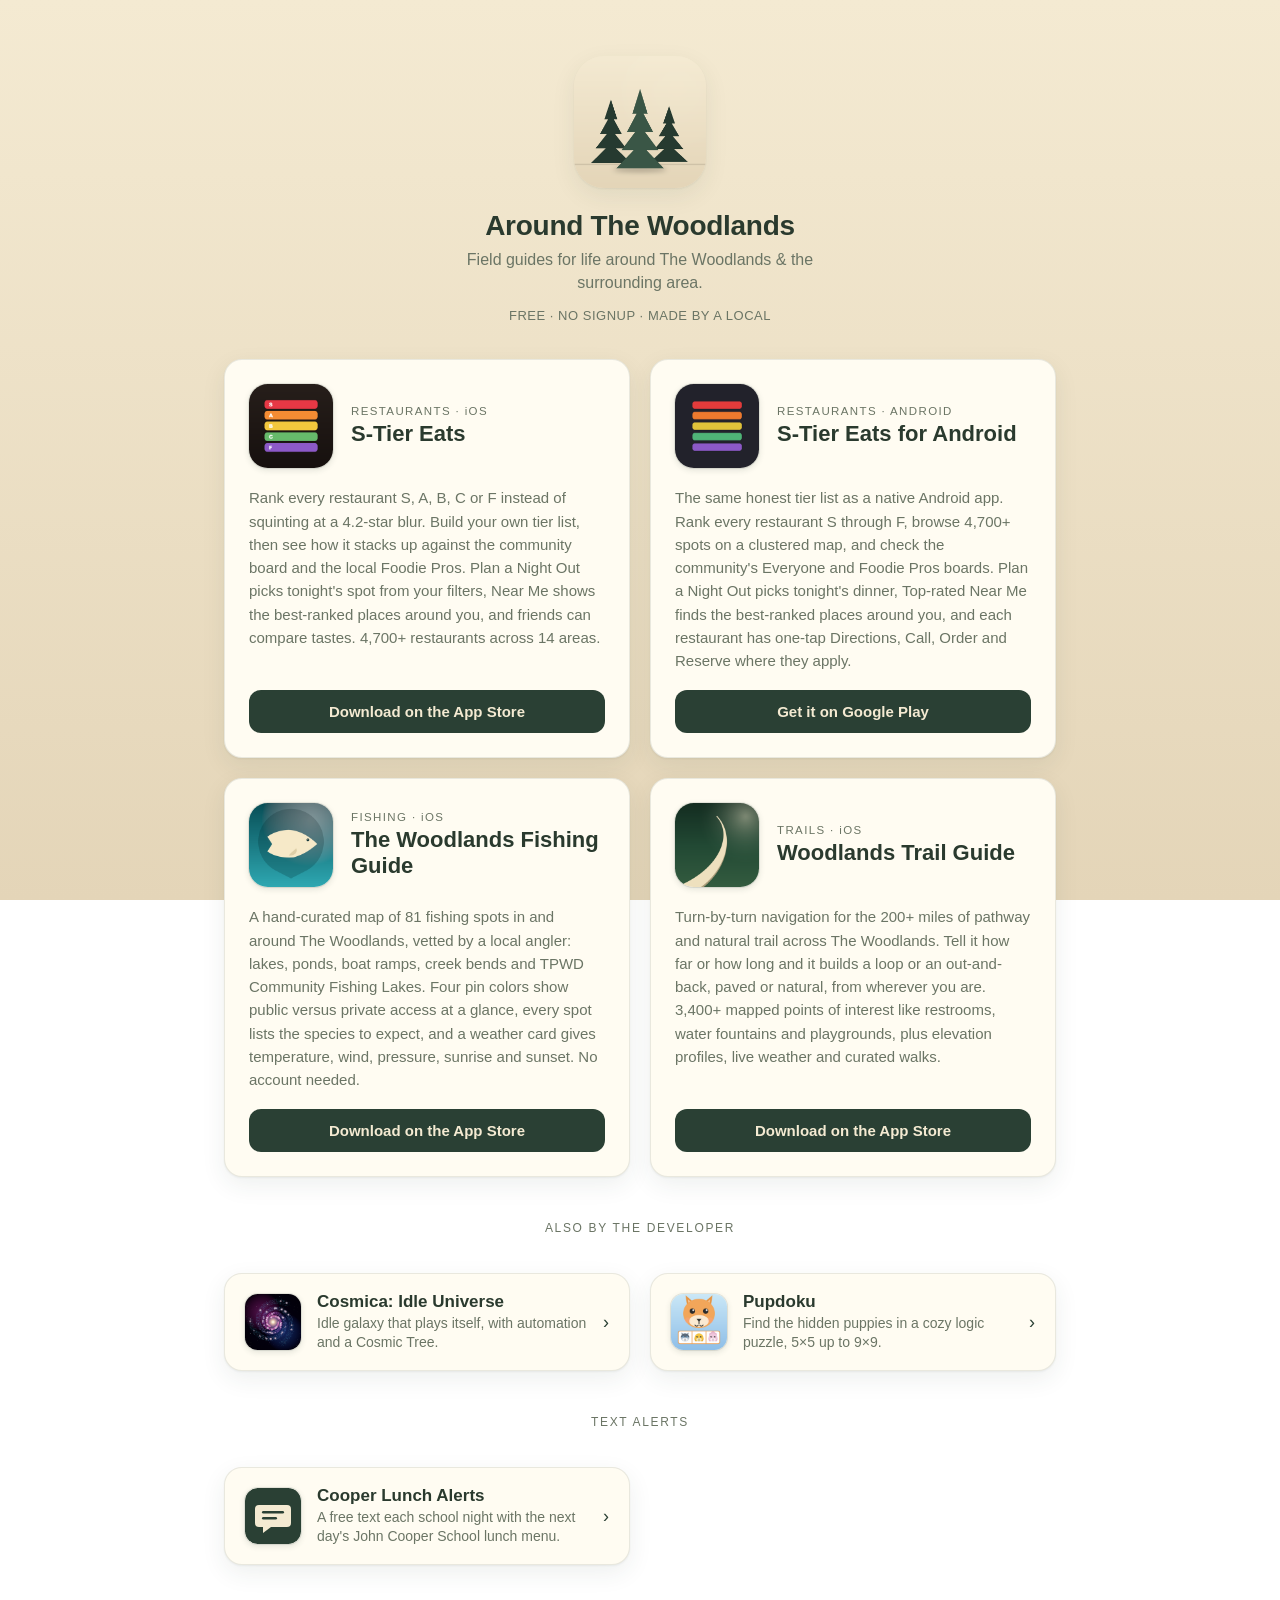
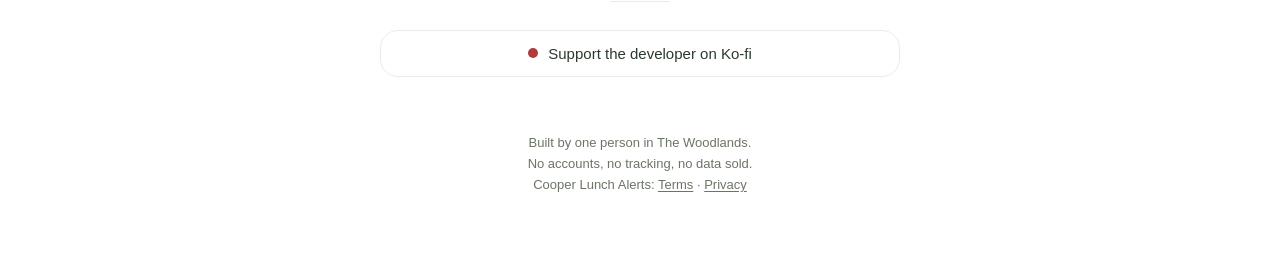
<file: index.html>
<!DOCTYPE html>
<html lang="en">
<head>
  <meta charset="UTF-8" />
  <meta name="viewport" content="width=device-width,initial-scale=1,viewport-fit=cover" />
  <title>Around The Woodlands — Field guides for The Woodlands area</title>
  <meta name="description" content="Free, locally-made apps for life around The Woodlands. Rank your eats, map your fishing spots, hike the trails. No signup, no tracking." />
  <meta name="theme-color" content="#F4EAD2" />

  <link rel="icon" type="image/png" href="favicon.png" />
  <link rel="apple-touch-icon" href="apple-touch-icon.png" />

  <meta property="og:type" content="website" />
  <meta property="og:title" content="Around The Woodlands" />
  <meta property="og:description" content="Field guides for life around The Woodlands. Free, no signup." />
  <meta property="og:image" content="og-image.png" />
  <meta property="og:url" content="https://compo-cf.github.io/around-the-woodlands/" />
  <meta name="twitter:card" content="summary_large_image" />

  <style>
    :root {
      --sky-top: #F4EAD2;
      --sky-bot: #E4D5B8;
      --surface: #FFFCF2;
      --surface-hover: #FBF6E6;
      --text: #2A3A2E;
      --text-muted: #6B7565;
      --pine: #2A4034;
      --gold: #C9AF86;
      --stroke: rgba(38, 58, 48, 0.10);
      --shadow: 0 1px 2px rgba(38, 58, 48, 0.06), 0 8px 24px rgba(38, 58, 48, 0.08);
      --shadow-hover: 0 2px 4px rgba(38, 58, 48, 0.08), 0 14px 32px rgba(38, 58, 48, 0.12);
      --kofi: #B33A3A;
      --radius: 18px;
    }

    * { box-sizing: border-box; }
    html, body { margin: 0; padding: 0; }
    body {
      font-family: -apple-system, BlinkMacSystemFont, "Segoe UI", Roboto, "Helvetica Neue", Arial, sans-serif;
      color: var(--text);
      background: linear-gradient(180deg, var(--sky-top) 0%, var(--sky-bot) 100%);
      background-attachment: fixed;
      min-height: 100vh;
      -webkit-font-smoothing: antialiased;
      text-rendering: optimizeLegibility;
    }

    main {
      max-width: 520px;
      margin: 0 auto;
      padding: 56px 24px 80px;
      display: flex;
      flex-direction: column;
      align-items: center;
    }

    .icon {
      width: 132px;
      height: 132px;
      border-radius: 30px;
      box-shadow: var(--shadow);
      margin-bottom: 22px;
    }

    h1 {
      font-size: 28px;
      font-weight: 600;
      letter-spacing: -0.01em;
      margin: 0 0 6px;
      text-align: center;
    }

    .tagline {
      margin: 0;
      font-size: 16px;
      color: var(--text-muted);
      text-align: center;
      max-width: 380px;
      line-height: 1.45;
    }

    .meta {
      margin: 14px 0 36px;
      font-size: 13px;
      color: var(--text-muted);
      letter-spacing: 0.04em;
      text-transform: uppercase;
    }

    .apps {
      width: 100%;
      display: grid;
      grid-template-columns: 1fr;
      gap: 16px;
    }

    .app-card {
      display: flex;
      align-items: center;
      gap: 16px;
      padding: 18px 20px;
      background: var(--surface);
      border: 1px solid var(--stroke);
      border-radius: var(--radius);
      box-shadow: var(--shadow);
      text-decoration: none;
      color: inherit;
      transition: transform 120ms ease, box-shadow 120ms ease, background 120ms ease;
    }
    .app-card:hover,
    .app-card:focus-visible {
      background: var(--surface-hover);
      box-shadow: var(--shadow-hover);
      transform: translateY(-1px);
      outline: none;
    }
    .app-card:active { transform: translateY(0); }

    .app-card.disabled {
      opacity: 0.6;
      cursor: default;
      pointer-events: none;
    }

    .app-icon {
      width: 56px;
      height: 56px;
      flex: 0 0 56px;
      display: block;
      border-radius: 22.4%;
      box-shadow: 0 0 0 1px rgba(38, 58, 48, 0.10), 0 2px 6px rgba(38, 58, 48, 0.14);
    }

    .app-text { flex: 1; min-width: 0; }
    .app-name { font-size: 17px; font-weight: 600; margin: 0 0 2px; }
    .app-desc { font-size: 14px; color: var(--text-muted); margin: 0; line-height: 1.35; }

    .app-arrow {
      font-size: 18px;
      color: var(--pine);
      font-weight: 500;
      flex: 0 0 auto;
    }
    .app-card.disabled .app-arrow { color: var(--text-muted); }

    /* Large cards for the four field guides */
    .app-card--lg {
      flex-direction: column;
      align-items: stretch;
      gap: 18px;
      padding: 24px;
    }
    .card-head {
      display: flex;
      align-items: center;
      gap: 18px;
    }
    .app-icon--lg {
      width: 84px;
      height: 84px;
      flex: 0 0 84px;
    }
    .card-title { min-width: 0; }
    .app-kicker {
      display: block;
      margin-bottom: 4px;
      font-size: 11.5px;
      letter-spacing: 0.12em;
      color: var(--text-muted);
    }
    .app-card--lg .app-name { font-size: 22px; line-height: 1.2; margin: 0; }
    .app-card--lg .app-desc { font-size: 15px; line-height: 1.55; }
    .card-cta {
      margin-top: auto;
      padding: 13px 18px;
      border-radius: 12px;
      background: var(--pine);
      color: var(--sky-top);
      font-size: 15px;
      font-weight: 600;
      text-align: center;
      transition: background 120ms ease;
    }
    .app-card--lg:hover .card-cta,
    .app-card--lg:focus-visible .card-cta { background: #1E3027; }

    .divider {
      width: 60px;
      height: 1px;
      background: var(--stroke);
      margin: 36px auto 28px;
    }

    .also {
      width: 100%;
      margin-top: 44px;
    }
    .also-header {
      text-align: center;
      font-size: 12px;
      color: var(--text-muted);
      letter-spacing: 0.14em;
      text-transform: uppercase;
      margin: 0 0 18px;
    }

    .secondary {
      width: 100%;
      max-width: 520px;
      display: flex;
      flex-direction: column;
      gap: 12px;
    }

    .kofi {
      display: flex;
      align-items: center;
      justify-content: center;
      gap: 10px;
      padding: 14px 20px;
      background: transparent;
      border: 1px solid var(--stroke);
      border-radius: var(--radius);
      text-decoration: none;
      color: var(--text);
      font-size: 15px;
      font-weight: 500;
      transition: background 120ms ease, border-color 120ms ease;
    }
    .kofi:hover {
      background: var(--surface);
      border-color: rgba(38, 58, 48, 0.20);
    }
    .kofi-dot {
      width: 10px;
      height: 10px;
      border-radius: 50%;
      background: var(--kofi);
      flex: 0 0 10px;
    }

    footer {
      margin-top: 56px;
      text-align: center;
      font-size: 13px;
      color: var(--text-muted);
      line-height: 1.6;
    }
    footer a { color: var(--text-muted); text-decoration: underline; text-underline-offset: 2px; }

    @media (max-width: 380px) {
      main { padding: 40px 18px 64px; }
      h1 { font-size: 24px; }
      .icon { width: 112px; height: 112px; border-radius: 26px; }
      .app-card--lg { padding: 20px; }
      .app-icon--lg { width: 72px; height: 72px; flex-basis: 72px; }
    }

    @media (min-width: 760px) {
      main { max-width: 880px; }
      .apps { grid-template-columns: 1fr 1fr; gap: 20px; }
      .also-header { grid-column: 1 / -1; }
    }

    @media (prefers-reduced-motion: reduce) {
      .app-card { transition: none; }
    }
  </style>
</head>
<body>
  <main>
    <img class="icon" src="icon.png" alt="Around The Woodlands" />
    <h1>Around The Woodlands</h1>
    <p class="tagline">Field guides for life around The Woodlands &amp; the surrounding area.</p>
    <p class="meta">Free · No signup · Made by a local</p>

    <section class="apps" aria-label="Apps">
      <a class="app-card app-card--lg" href="https://apps.apple.com/app/id6773501518" aria-label="Open S-Tier Eats on the App Store">
        <div class="card-head">
          <img class="app-icon app-icon--lg" src="icons/stier-eats.png" alt="" width="84" height="84">
          <div class="card-title">
            <span class="app-kicker">RESTAURANTS &middot; iOS</span>
            <p class="app-name">S-Tier Eats</p>
          </div>
        </div>
        <p class="app-desc">Rank every restaurant S, A, B, C or F instead of squinting at a 4.2-star blur. Build your own tier list, then see how it stacks up against the community board and the local Foodie Pros. Plan a Night Out picks tonight's spot from your filters, Near Me shows the best-ranked places around you, and friends can compare tastes. 4,700+ restaurants across 14 areas.</p>
        <span class="card-cta">Download on the App Store</span>
      </a>

      <a class="app-card app-card--lg" href="https://play.google.com/store/apps/details?id=com.compofelice.stiereats" aria-label="Open S-Tier Eats on Google Play">
        <div class="card-head">
          <img class="app-icon app-icon--lg" src="icons/stier-eats-android.png" alt="" width="84" height="84">
          <div class="card-title">
            <span class="app-kicker">RESTAURANTS &middot; ANDROID</span>
            <p class="app-name">S-Tier Eats for Android</p>
          </div>
        </div>
        <p class="app-desc">The same honest tier list as a native Android app. Rank every restaurant S through F, browse 4,700+ spots on a clustered map, and check the community's Everyone and Foodie Pros boards. Plan a Night Out picks tonight's dinner, Top-rated Near Me finds the best-ranked places around you, and each restaurant has one-tap Directions, Call, Order and Reserve where they apply.</p>
        <span class="card-cta">Get it on Google Play</span>
      </a>

      <a class="app-card app-card--lg" href="https://apps.apple.com/us/app/the-woodlands-fishing-guide/id6773332173" aria-label="Open The Woodlands Fishing Guide on the App Store">
        <div class="card-head">
          <img class="app-icon app-icon--lg" src="icons/fishing-guide.png" alt="" width="84" height="84">
          <div class="card-title">
            <span class="app-kicker">FISHING &middot; iOS</span>
            <p class="app-name">The Woodlands Fishing Guide</p>
          </div>
        </div>
        <p class="app-desc">A hand-curated map of 81 fishing spots in and around The Woodlands, vetted by a local angler: lakes, ponds, boat ramps, creek bends and TPWD Community Fishing Lakes. Four pin colors show public versus private access at a glance, every spot lists the species to expect, and a weather card gives temperature, wind, pressure, sunrise and sunset. No account needed.</p>
        <span class="card-cta">Download on the App Store</span>
      </a>

      <a class="app-card app-card--lg" href="https://apps.apple.com/us/app/woodlands-trail-guide/id6785576912" aria-label="Open Woodlands Trail Guide on the App Store">
        <div class="card-head">
          <img class="app-icon app-icon--lg" src="icons/trail-guide.png" alt="" width="84" height="84">
          <div class="card-title">
            <span class="app-kicker">TRAILS &middot; iOS</span>
            <p class="app-name">Woodlands Trail Guide</p>
          </div>
        </div>
        <p class="app-desc">Turn-by-turn navigation for the 200+ miles of pathway and natural trail across The Woodlands. Tell it how far or how long and it builds a loop or an out-and-back, paved or natural, from wherever you are. 3,400+ mapped points of interest like restrooms, water fountains and playgrounds, plus elevation profiles, live weather and curated walks.</p>
        <span class="card-cta">Download on the App Store</span>
      </a>
    </section>

    <section class="apps also" aria-label="Also by the developer">
      <p class="also-header">Also by the developer</p>

      <a class="app-card" href="https://apps.apple.com/us/app/cosmica-idle-universe/id6784340038" aria-label="Open Cosmica on the App Store">
        <img class="app-icon" src="icons/cosmica.png" alt="" width="56" height="56">
        <div class="app-text">
          <p class="app-name">Cosmica: Idle Universe</p>
          <p class="app-desc">Idle galaxy that plays itself, with automation and a Cosmic Tree.</p>
        </div>
        <span class="app-arrow" aria-hidden="true">&rsaquo;</span>
      </a>

      <a class="app-card" href="https://apps.apple.com/us/app/id6797896315" aria-label="Open Pupdoku on the App Store">
        <img class="app-icon" src="icons/pupdoku.png" alt="" width="56" height="56">
        <div class="app-text">
          <p class="app-name">Pupdoku</p>
          <p class="app-desc">Find the hidden puppies in a cozy logic puzzle, 5&times;5 up to 9&times;9.</p>
        </div>
        <span class="app-arrow" aria-hidden="true">&rsaquo;</span>
      </a>
    </section>

    <section class="apps also" aria-label="Text alerts">
      <p class="also-header">Text alerts</p>

      <a class="app-card" href="cooper-lunch/" aria-label="Cooper Lunch Alerts: sign up for nightly school lunch menu texts">
        <svg class="app-icon" viewBox="0 0 56 56" width="56" height="56" aria-hidden="true">
          <rect width="56" height="56" rx="12.5" fill="#2A4034"/>
          <path d="M14 17h28a4 4 0 0 1 4 4v14a4 4 0 0 1-4 4H26l-8 6v-6h-4a4 4 0 0 1-4-4V21a4 4 0 0 1 4-4z" fill="#F4EAD2"/>
          <rect x="17" y="23" width="22" height="2.6" rx="1.3" fill="#2A4034"/>
          <rect x="17" y="29" width="15" height="2.6" rx="1.3" fill="#2A4034"/>
        </svg>
        <div class="app-text">
          <p class="app-name">Cooper Lunch Alerts</p>
          <p class="app-desc">A free text each school night with the next day's John Cooper School lunch menu.</p>
        </div>
        <span class="app-arrow" aria-hidden="true">&rsaquo;</span>
      </a>
    </section>

    <div class="divider" role="separator"></div>

    <section class="secondary" aria-label="Support">
      <a class="kofi" href="https://ko-fi.com/subtlefoodie">
        <span class="kofi-dot" aria-hidden="true"></span>
        <span>Support the developer on Ko-fi</span>
      </a>
    </section>

    <footer>
      Built by one person in The Woodlands.<br />
      No accounts, no tracking, no data sold.<br />
      Cooper Lunch Alerts: <a href="cooper-lunch/terms/">Terms</a> &middot; <a href="cooper-lunch/privacy/">Privacy</a>
    </footer>
  </main>
</body>
</html>
</file>
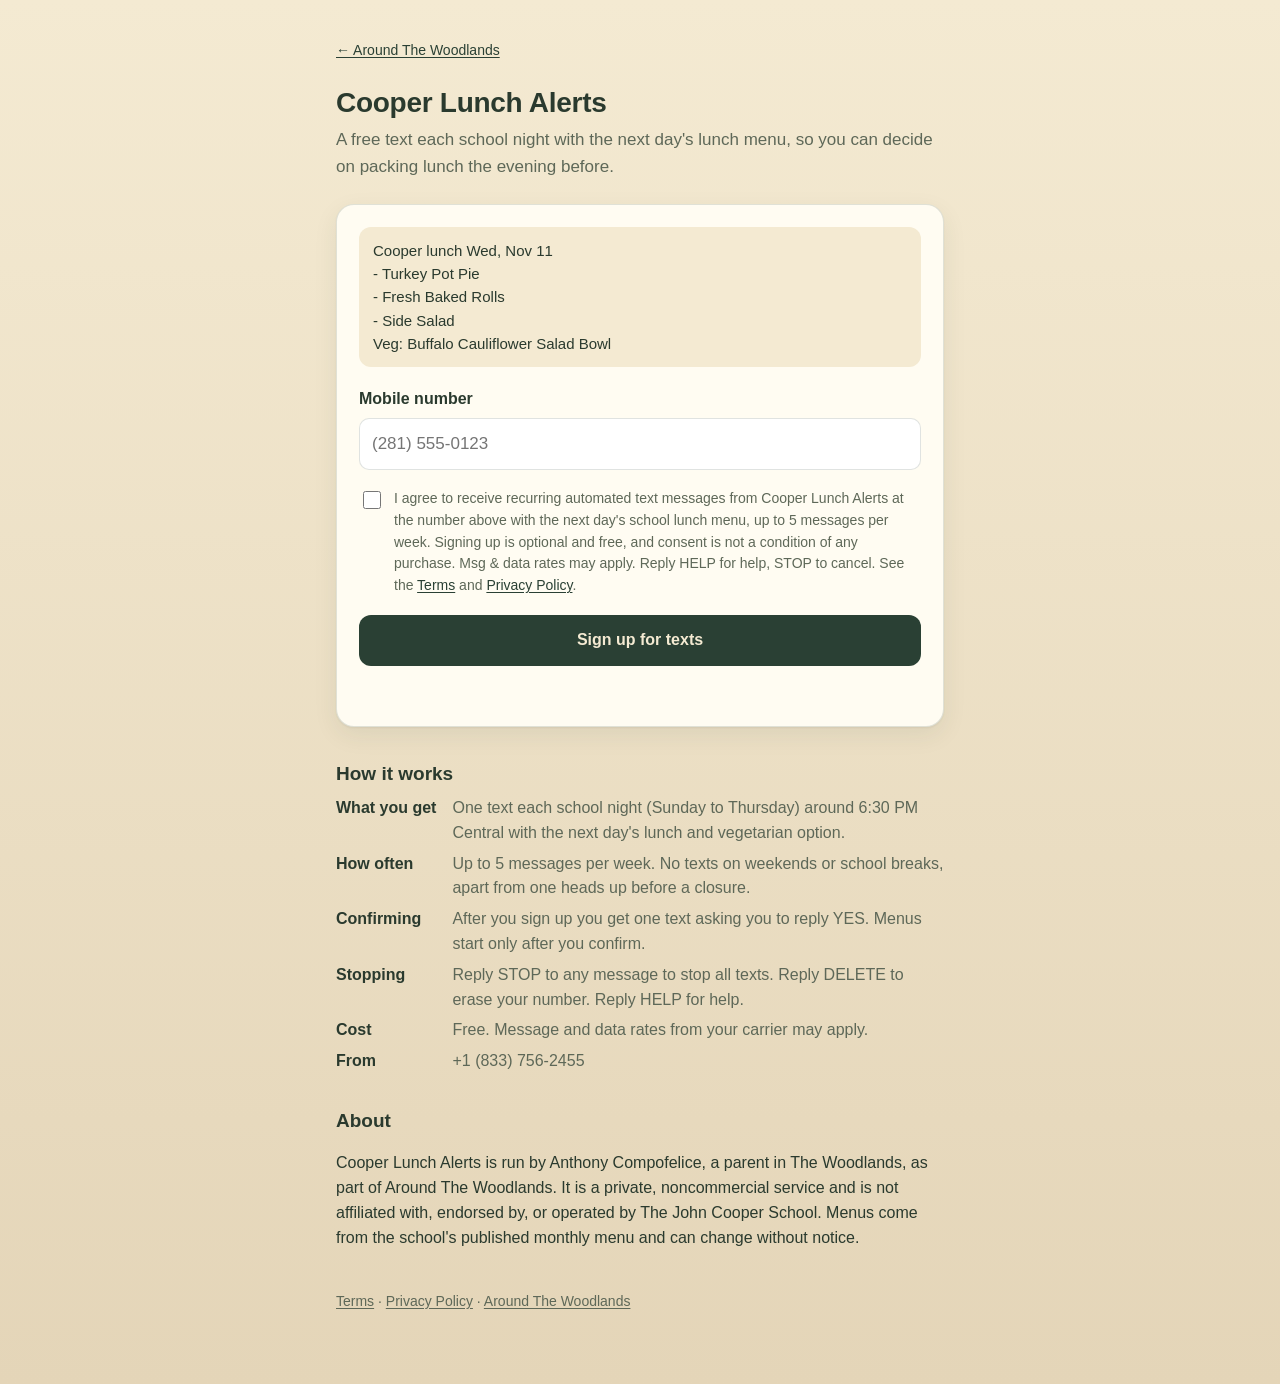
<file: cooper-lunch/index.html>
<!DOCTYPE html>
<html lang="en">
<head>
  <meta charset="UTF-8" />
  <meta name="viewport" content="width=device-width,initial-scale=1,viewport-fit=cover" />
  <title>Cooper Lunch Alerts | Around The Woodlands</title>
  <meta name="description" content="Free nightly text with tomorrow's school lunch menu for John Cooper School families. Optional, up to 5 texts a week, reply STOP anytime." />
  <meta name="theme-color" content="#F4EAD2" />
  <link rel="icon" type="image/png" href="../favicon.png" />
  <link rel="apple-touch-icon" href="../apple-touch-icon.png" />
  <link rel="stylesheet" href="style.css" />
</head>
<body>
  <main>
    <p class="crumb"><a href="../">&larr; Around The Woodlands</a></p>

    <h1>Cooper Lunch Alerts</h1>
    <p class="lede">A free text each school night with the next day's lunch menu, so you can decide on packing lunch the evening before.</p>

    <div class="card">
      <p class="sample">Cooper lunch Wed, Nov 11
- Turkey Pot Pie
- Fresh Baked Rolls
- Side Salad
Veg: Buffalo Cauliflower Salad Bowl</p>

      <form id="f" novalidate>
        <label class="field" for="phone">Mobile number</label>
        <input id="phone" name="phone" type="tel" inputmode="tel" autocomplete="tel" placeholder="(281) 555-0123" required>

        <div class="hp" aria-hidden="true">
          <label for="website">Leave this empty</label>
          <input id="website" name="website" tabindex="-1" autocomplete="off">
        </div>

        <label class="consent">
          <input id="consent" name="consent" type="checkbox" value="true">
          <span>I agree to receive recurring automated text messages from Cooper Lunch Alerts at the number above with the next day's school lunch menu, up to 5 messages per week. Signing up is optional and free, and consent is not a condition of any purchase. Msg &amp; data rates may apply. Reply HELP for help, STOP to cancel. See the <a href="terms/">Terms</a> and <a href="privacy/">Privacy Policy</a>.</span>
        </label>

        <button id="go" type="submit">Sign up for texts</button>
        <p id="status" role="status" aria-live="polite"></p>
      </form>
    </div>

    <h2>How it works</h2>
    <dl class="facts">
      <dt>What you get</dt><dd>One text each school night (Sunday to Thursday) around 6:30 PM Central with the next day's lunch and vegetarian option.</dd>
      <dt>How often</dt><dd>Up to 5 messages per week. No texts on weekends or school breaks, apart from one heads up before a closure.</dd>
      <dt>Confirming</dt><dd>After you sign up you get one text asking you to reply YES. Menus start only after you confirm.</dd>
      <dt>Stopping</dt><dd>Reply STOP to any message to stop all texts. Reply DELETE to erase your number. Reply HELP for help.</dd>
      <dt>Cost</dt><dd>Free. Message and data rates from your carrier may apply.</dd>
      <dt>From</dt><dd>+1 (833) 756-2455</dd>
    </dl>

    <h2>About</h2>
    <p>Cooper Lunch Alerts is run by Anthony Compofelice, a parent in The Woodlands, as part of Around The Woodlands. It is a private, noncommercial service and is not affiliated with, endorsed by, or operated by The John Cooper School. Menus come from the school's published monthly menu and can change without notice.</p>

    <footer>
      <a href="terms/">Terms</a> &middot; <a href="privacy/">Privacy Policy</a> &middot; <a href="../">Around The Woodlands</a>
    </footer>
  </main>
  <script>
    const ENDPOINT = 'https://cooper-lunch-7913-prod.twil.io/signup';
    const f = document.getElementById('f');
    const statusEl = document.getElementById('status');
    const go = document.getElementById('go');
    const say = (msg, cls) => { statusEl.textContent = msg; statusEl.className = cls || ''; };

    f.addEventListener('submit', async (ev) => {
      ev.preventDefault();
      const digits = f.phone.value.replace(/\D/g, '');
      if (!(digits.length === 10 || (digits.length === 11 && digits[0] === '1'))) return say('Enter a 10 digit US mobile number.', 'err');
      if (!f.consent.checked) return say('Please check the box to agree to receive texts.', 'err');

      go.disabled = true; say('Sending...');
      try {
        const body = new URLSearchParams({ phone: f.phone.value, consent: 'true', website: f.website.value });
        const r = await fetch(ENDPOINT, { method: 'POST', body });
        const j = await r.json().catch(() => ({ ok: false, message: 'Something went wrong. Please try again later.' }));
        say(j.message, j.ok ? 'ok' : 'err');
        if (j.ok) f.reset();
      } catch {
        say('Could not reach the server. Check your connection and try again.', 'err');
      } finally {
        go.disabled = false;
      }
    });
  </script>
</body>
</html>
</file>
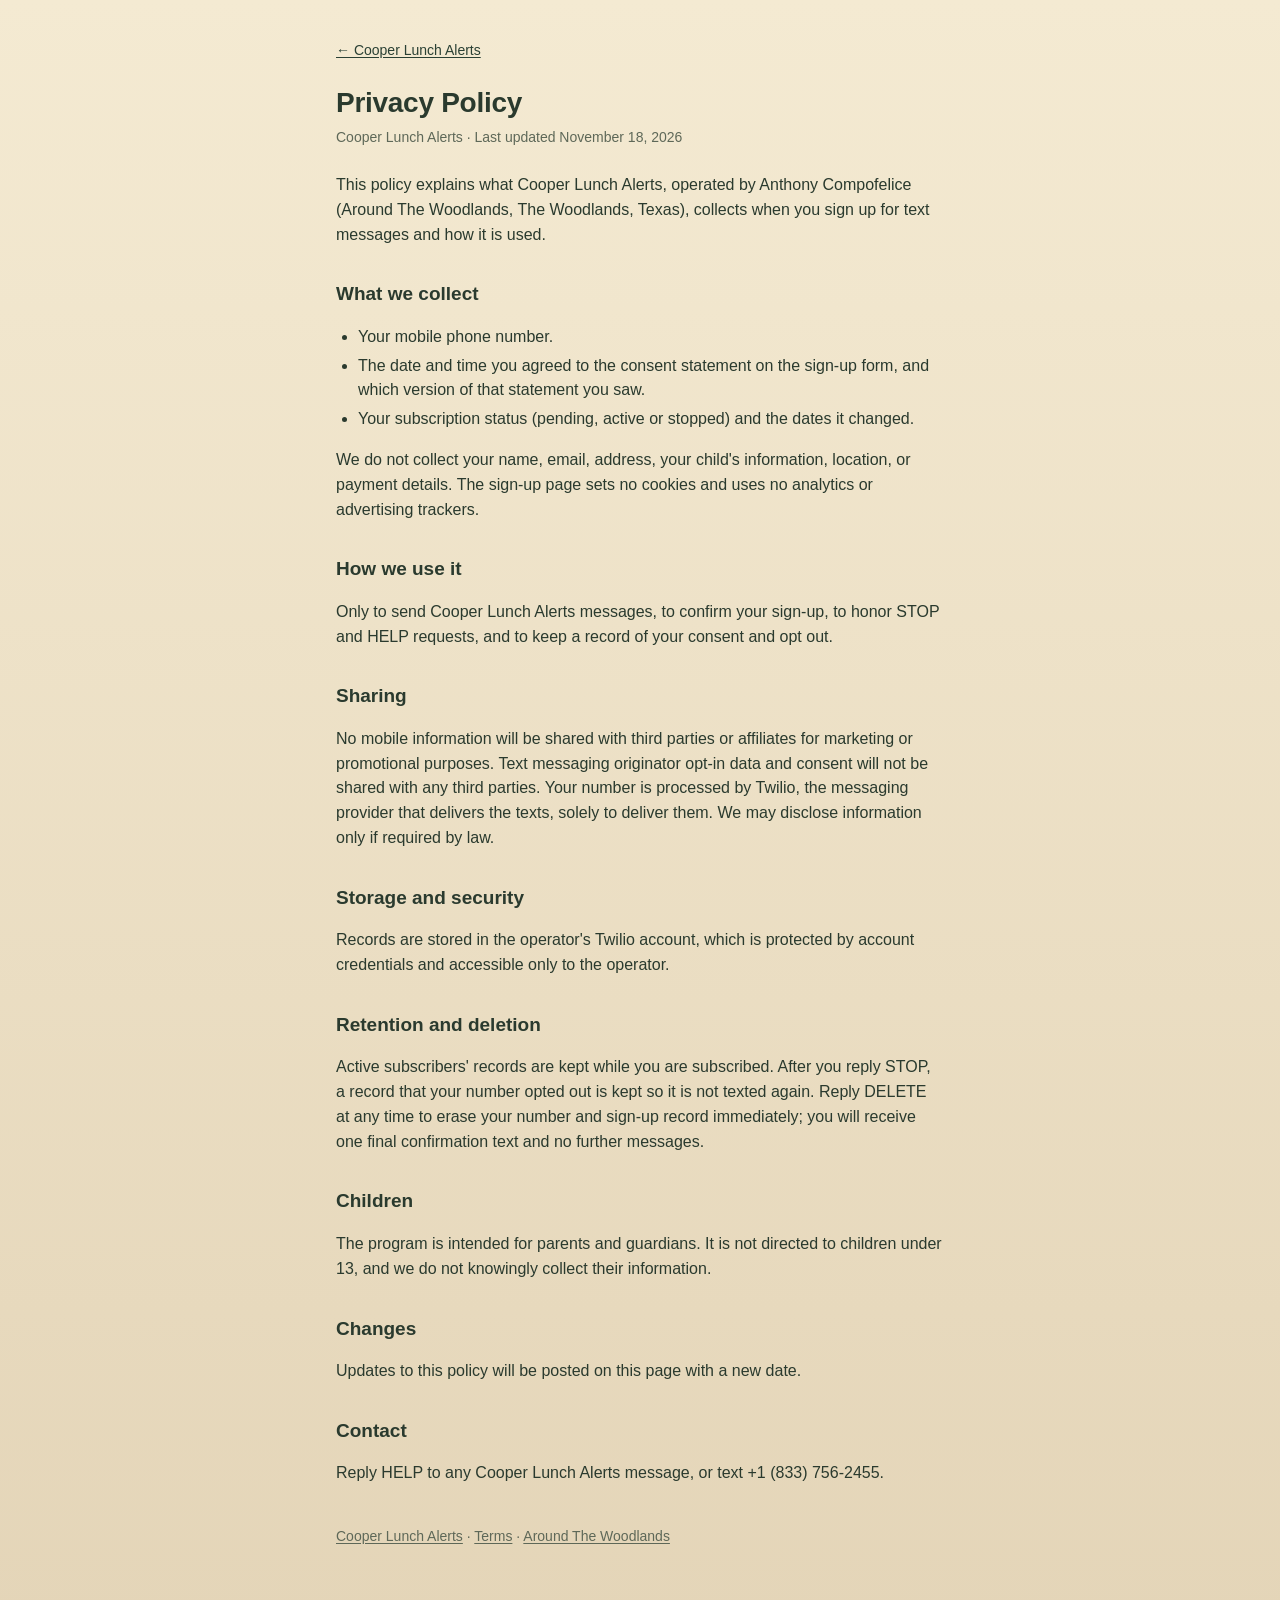
<file: cooper-lunch/privacy/index.html>
<!DOCTYPE html>
<html lang="en">
<head>
  <meta charset="UTF-8" />
  <meta name="viewport" content="width=device-width,initial-scale=1,viewport-fit=cover" />
  <title>Cooper Lunch Alerts Privacy Policy | Around The Woodlands</title>
  <meta name="description" content="Privacy policy for Cooper Lunch Alerts text messages." />
  <link rel="icon" type="image/png" href="../../favicon.png" />
  <link rel="stylesheet" href="../style.css" />
</head>
<body>
  <main>
    <p class="crumb"><a href="../">&larr; Cooper Lunch Alerts</a></p>
    <h1>Privacy Policy</h1>
    <p class="updated">Cooper Lunch Alerts &middot; Last updated November 18, 2026</p>

    <p>This policy explains what Cooper Lunch Alerts, operated by Anthony Compofelice (Around The Woodlands, The Woodlands, Texas), collects when you sign up for text messages and how it is used.</p>

    <h2>What we collect</h2>
    <ul>
      <li>Your mobile phone number.</li>
      <li>The date and time you agreed to the consent statement on the sign-up form, and which version of that statement you saw.</li>
      <li>Your subscription status (pending, active or stopped) and the dates it changed.</li>
    </ul>
    <p>We do not collect your name, email, address, your child's information, location, or payment details. The sign-up page sets no cookies and uses no analytics or advertising trackers.</p>

    <h2>How we use it</h2>
    <p>Only to send Cooper Lunch Alerts messages, to confirm your sign-up, to honor STOP and HELP requests, and to keep a record of your consent and opt out.</p>

    <h2>Sharing</h2>
    <p>No mobile information will be shared with third parties or affiliates for marketing or promotional purposes. Text messaging originator opt-in data and consent will not be shared with any third parties. Your number is processed by Twilio, the messaging provider that delivers the texts, solely to deliver them. We may disclose information only if required by law.</p>

    <h2>Storage and security</h2>
    <p>Records are stored in the operator's Twilio account, which is protected by account credentials and accessible only to the operator.</p>

    <h2>Retention and deletion</h2>
    <p>Active subscribers' records are kept while you are subscribed. After you reply STOP, a record that your number opted out is kept so it is not texted again. Reply DELETE at any time to erase your number and sign-up record immediately; you will receive one final confirmation text and no further messages.</p>

    <h2>Children</h2>
    <p>The program is intended for parents and guardians. It is not directed to children under 13, and we do not knowingly collect their information.</p>

    <h2>Changes</h2>
    <p>Updates to this policy will be posted on this page with a new date.</p>

    <h2>Contact</h2>
    <p>Reply HELP to any Cooper Lunch Alerts message, or text +1 (833) 756-2455.</p>

    <footer>
      <a href="../">Cooper Lunch Alerts</a> &middot; <a href="../terms/">Terms</a> &middot; <a href="../../">Around The Woodlands</a>
    </footer>
  </main>
</body>
</html>
</file>
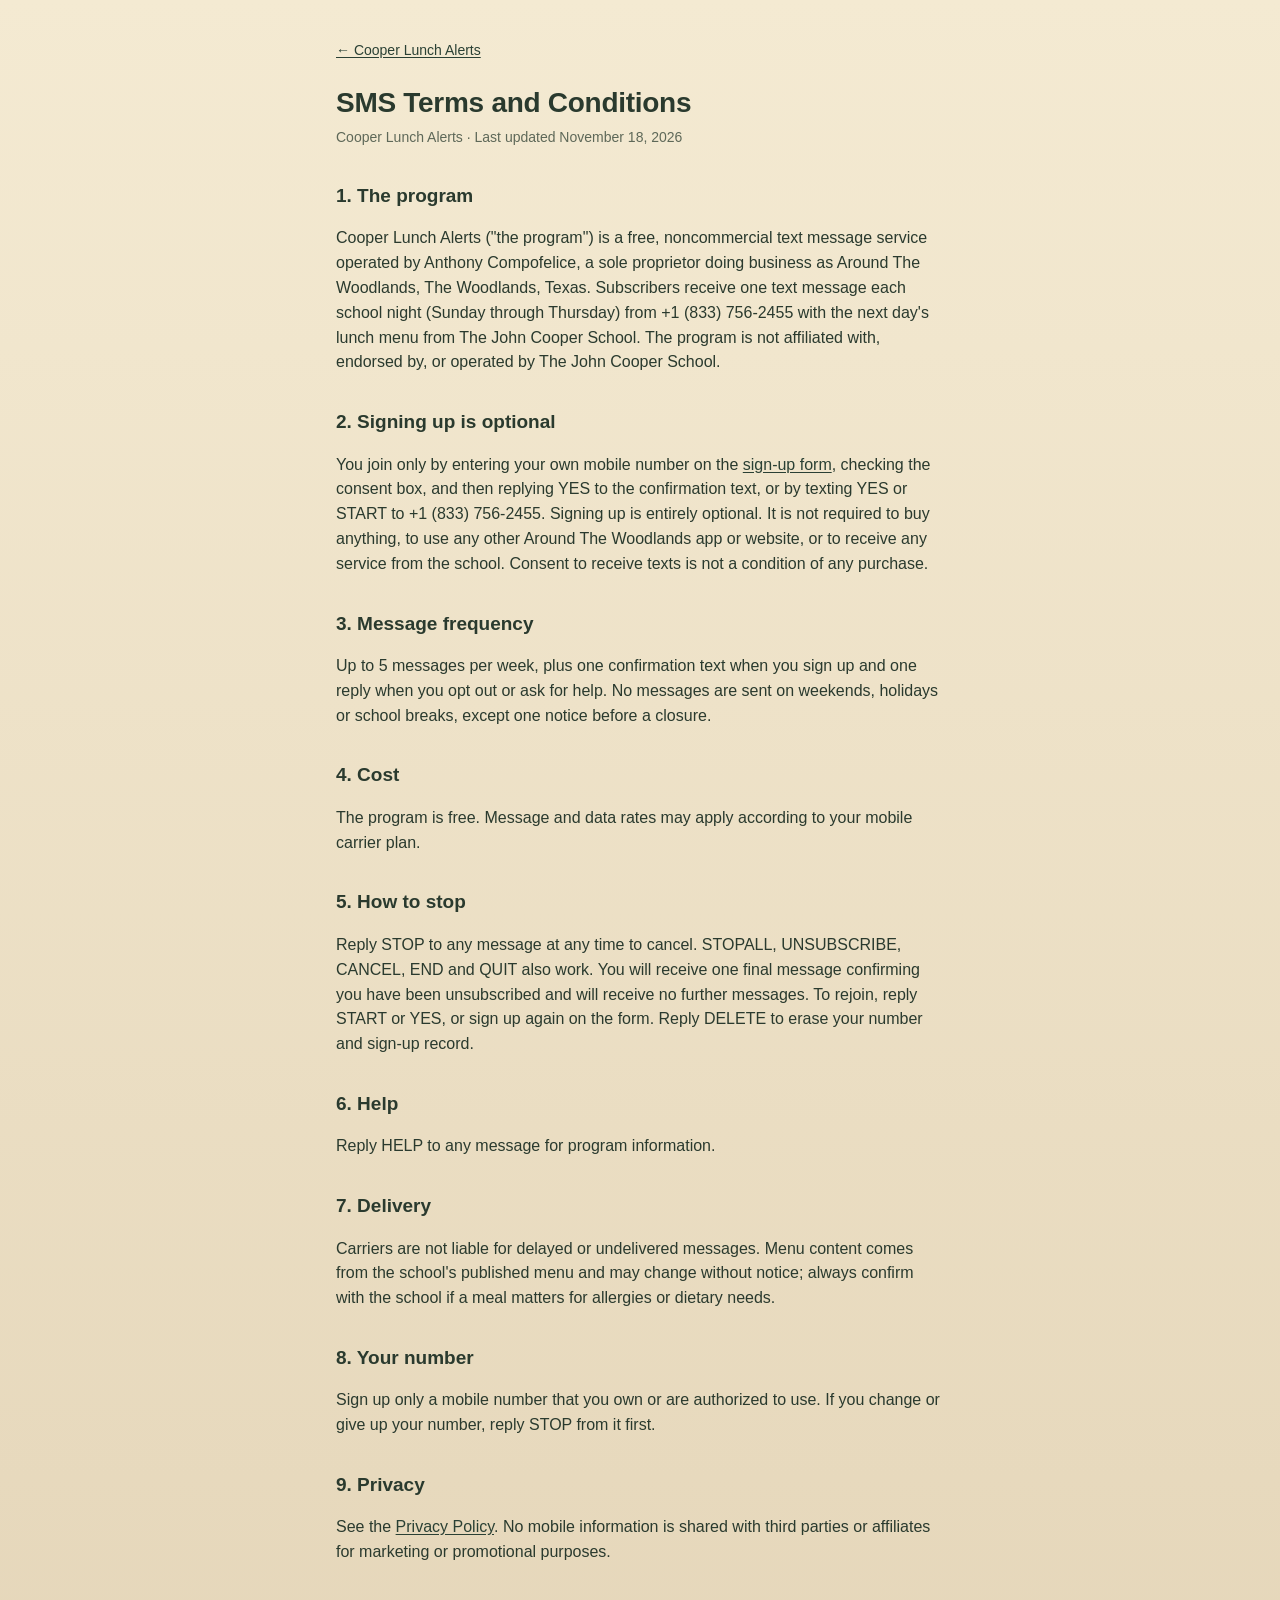
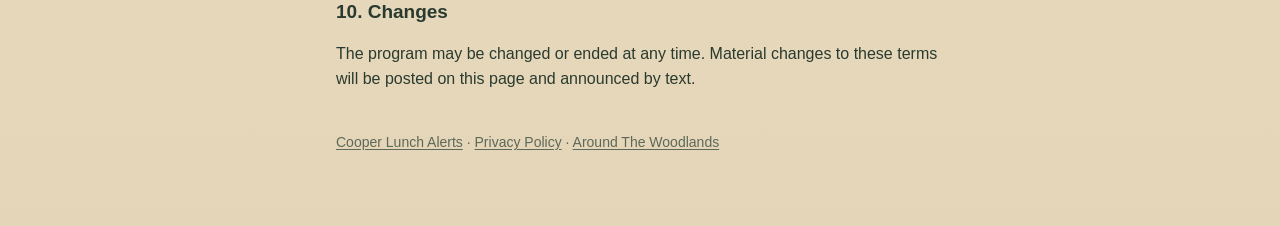
<file: cooper-lunch/terms/index.html>
<!DOCTYPE html>
<html lang="en">
<head>
  <meta charset="UTF-8" />
  <meta name="viewport" content="width=device-width,initial-scale=1,viewport-fit=cover" />
  <title>Cooper Lunch Alerts Terms | Around The Woodlands</title>
  <meta name="description" content="SMS terms and conditions for Cooper Lunch Alerts." />
  <link rel="icon" type="image/png" href="../../favicon.png" />
  <link rel="stylesheet" href="../style.css" />
</head>
<body>
  <main>
    <p class="crumb"><a href="../">&larr; Cooper Lunch Alerts</a></p>
    <h1>SMS Terms and Conditions</h1>
    <p class="updated">Cooper Lunch Alerts &middot; Last updated November 18, 2026</p>

    <h2>1. The program</h2>
    <p>Cooper Lunch Alerts ("the program") is a free, noncommercial text message service operated by Anthony Compofelice, a sole proprietor doing business as Around The Woodlands, The Woodlands, Texas. Subscribers receive one text message each school night (Sunday through Thursday) from +1 (833) 756-2455 with the next day's lunch menu from The John Cooper School. The program is not affiliated with, endorsed by, or operated by The John Cooper School.</p>

    <h2>2. Signing up is optional</h2>
    <p>You join only by entering your own mobile number on the <a href="../">sign-up form</a>, checking the consent box, and then replying YES to the confirmation text, or by texting YES or START to +1 (833) 756-2455. Signing up is entirely optional. It is not required to buy anything, to use any other Around The Woodlands app or website, or to receive any service from the school. Consent to receive texts is not a condition of any purchase.</p>

    <h2>3. Message frequency</h2>
    <p>Up to 5 messages per week, plus one confirmation text when you sign up and one reply when you opt out or ask for help. No messages are sent on weekends, holidays or school breaks, except one notice before a closure.</p>

    <h2>4. Cost</h2>
    <p>The program is free. Message and data rates may apply according to your mobile carrier plan.</p>

    <h2>5. How to stop</h2>
    <p>Reply STOP to any message at any time to cancel. STOPALL, UNSUBSCRIBE, CANCEL, END and QUIT also work. You will receive one final message confirming you have been unsubscribed and will receive no further messages. To rejoin, reply START or YES, or sign up again on the form. Reply DELETE to erase your number and sign-up record.</p>

    <h2>6. Help</h2>
    <p>Reply HELP to any message for program information.</p>

    <h2>7. Delivery</h2>
    <p>Carriers are not liable for delayed or undelivered messages. Menu content comes from the school's published menu and may change without notice; always confirm with the school if a meal matters for allergies or dietary needs.</p>

    <h2>8. Your number</h2>
    <p>Sign up only a mobile number that you own or are authorized to use. If you change or give up your number, reply STOP from it first.</p>

    <h2>9. Privacy</h2>
    <p>See the <a href="../privacy/">Privacy Policy</a>. No mobile information is shared with third parties or affiliates for marketing or promotional purposes.</p>

    <h2>10. Changes</h2>
    <p>The program may be changed or ended at any time. Material changes to these terms will be posted on this page and announced by text.</p>

    <footer>
      <a href="../">Cooper Lunch Alerts</a> &middot; <a href="../privacy/">Privacy Policy</a> &middot; <a href="../../">Around The Woodlands</a>
    </footer>
  </main>
</body>
</html>
</file>
<file: cooper-lunch/style.css>
/* Cooper Lunch Alerts pages. Same palette as the Around The Woodlands home page. */
:root {
  --sky-top: #F4EAD2;
  --sky-bot: #E4D5B8;
  --surface: #FFFCF2;
  --text: #2A3A2E;
  --text-muted: #5E6858;
  --pine: #2A4034;
  --stroke: rgba(38, 58, 48, 0.14);
  --shadow: 0 1px 2px rgba(38, 58, 48, 0.06), 0 8px 24px rgba(38, 58, 48, 0.08);
  --ok: #24613A;
  --err: #A1302A;
  --radius: 18px;
}
* { box-sizing: border-box; }
html, body { margin: 0; padding: 0; }
html { background: var(--sky-bot); }
body {
  font-family: -apple-system, BlinkMacSystemFont, "Segoe UI", Roboto, "Helvetica Neue", Arial, sans-serif;
  color: var(--text);
  background: linear-gradient(180deg, var(--sky-top) 0%, var(--sky-bot) 100%);
  min-height: 100vh;
  -webkit-font-smoothing: antialiased;
  line-height: 1.55;
}
main { max-width: 640px; margin: 0 auto; padding: 40px 16px 72px; }
.crumb { font-size: 14px; margin: 0 0 24px; }
.crumb a, main a { color: var(--pine); text-underline-offset: 2px; }
h1 { font-size: 28px; line-height: 1.2; letter-spacing: -0.01em; margin: 0 0 8px; }
h2 { font-size: 19px; margin: 32px 0 8px; }
.lede { font-size: 17px; color: var(--text-muted); margin: 0 0 24px; }
.updated { font-size: 14px; color: var(--text-muted); margin: 0 0 24px; }
.card {
  background: var(--surface); border: 1px solid var(--stroke); border-radius: var(--radius);
  box-shadow: var(--shadow); padding: 22px;
}
.sample {
  background: var(--sky-top); border-radius: 12px; padding: 12px 14px; margin: 0 0 20px;
  white-space: pre-line; font-size: 15px;
}
label.field { display: block; font-weight: 600; margin-bottom: 6px; }
input[type=tel] {
  width: 100%; font: inherit; font-size: 17px; padding: 12px; border-radius: 10px;
  border: 1px solid var(--stroke); background: #fff; color: var(--text);
}
.consent { display: flex; gap: 10px; align-items: flex-start; margin: 18px 0; font-size: 14px; color: var(--text-muted); }
.consent input { margin-top: 3px; width: 18px; height: 18px; flex: none; accent-color: var(--pine); }
button {
  width: 100%; font: inherit; font-size: 16px; font-weight: 600; padding: 13px; border: 0; border-radius: 12px;
  background: var(--pine); color: var(--sky-top); cursor: pointer;
}
button[disabled] { opacity: .6; cursor: default; }
input:focus-visible, button:focus-visible { outline: 2px solid var(--pine); outline-offset: 2px; }
.hp { position: absolute; left: -9999px; width: 1px; height: 1px; overflow: hidden; }
#status { margin: 14px 0 0; min-height: 1.5em; font-weight: 600; }
#status.ok { color: var(--ok); }
#status.err { color: var(--err); }
ul { padding-left: 22px; }
li { margin: 4px 0; }
.facts { display: grid; grid-template-columns: max-content 1fr; gap: 6px 16px; margin: 0; }
.facts dt { font-weight: 600; }
.facts dd { margin: 0; color: var(--text-muted); }
footer { margin-top: 40px; font-size: 14px; color: var(--text-muted); }
footer a { color: var(--text-muted); }
</file>
